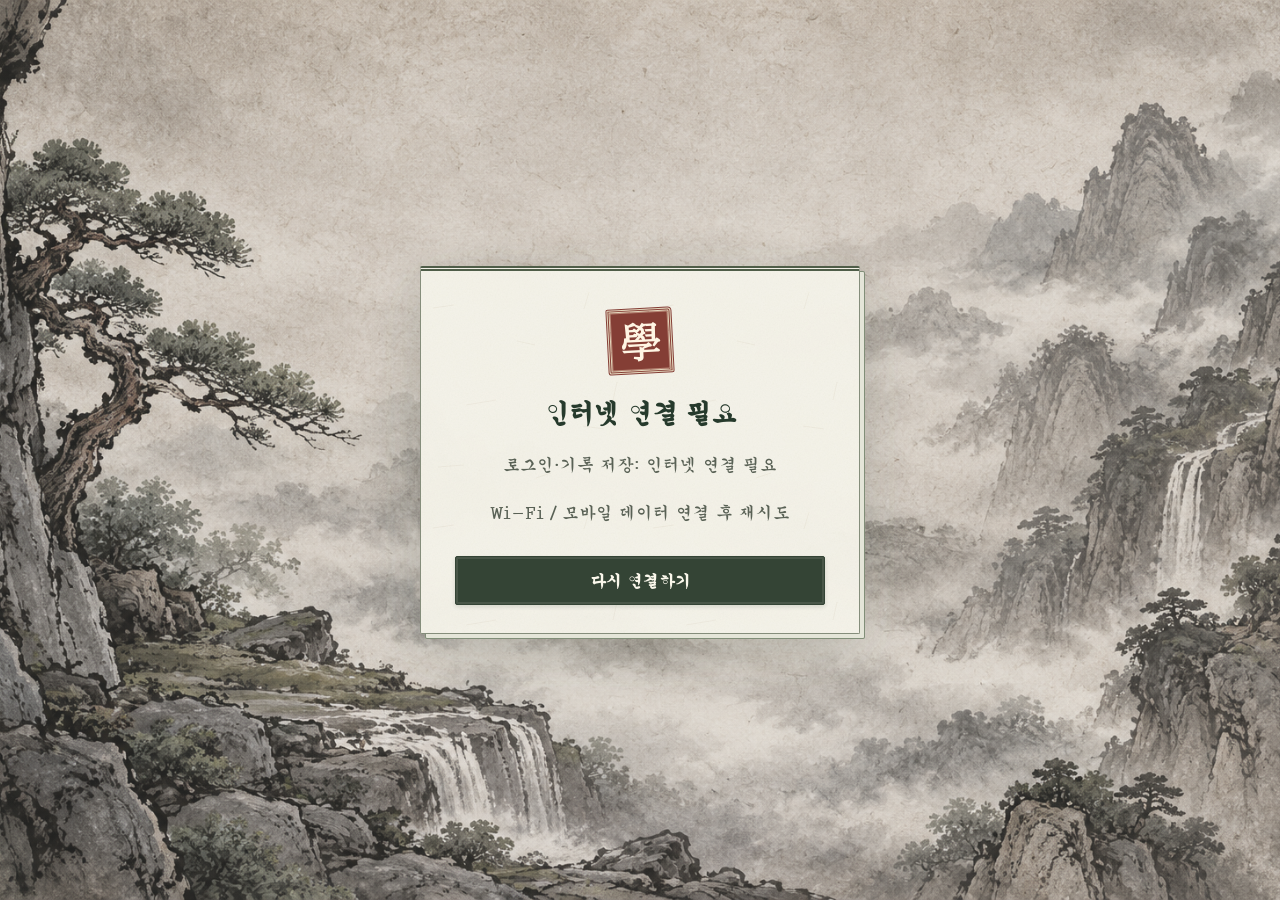
<file: offline.html>
<!doctype html>
<html lang="ko"><head><meta charset="utf-8"><meta name="viewport" content="width=device-width, initial-scale=1"><meta name="theme-color" content="#2e3730"><title>인터넷 연결 확인 · 한자 티어</title><link rel="stylesheet" href="css/hanja.css?v=home-1">
  <link rel="stylesheet" href="css/ink-theme.css?v=ink-1"></head><body><div class="center"><main class="auth-card"><span class="brand-mark large" aria-hidden="true">學</span><h1 style="font-size:1.65rem;letter-spacing:-.03em">인터넷 연결 필요</h1><p class="note">로그인·기록 저장: 인터넷 연결 필요</p><p class="note">Wi-Fi / 모바일 데이터 연결 후 재시도</p><button class="btn primary" id="retry">다시 연결하기</button></main></div><script>document.getElementById('retry').onclick=()=>location.reload();</script></body></html>
</file>
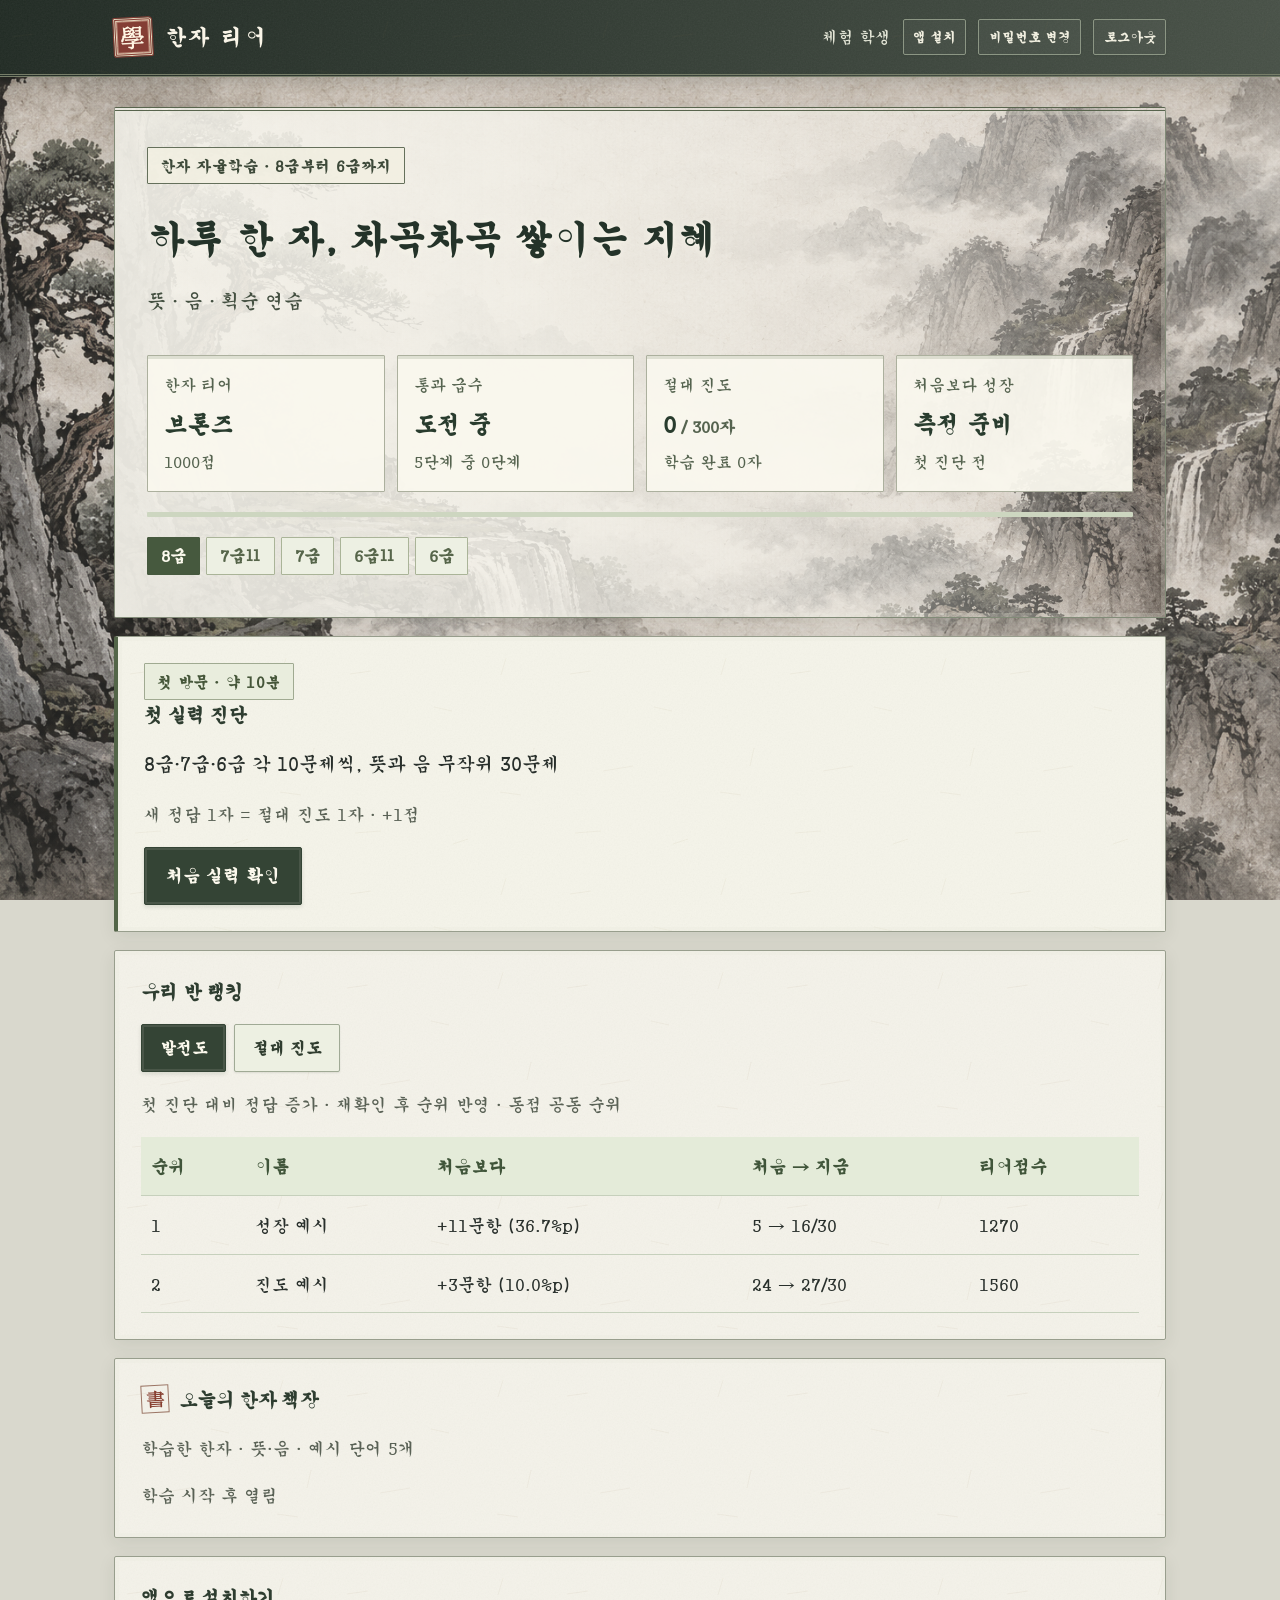
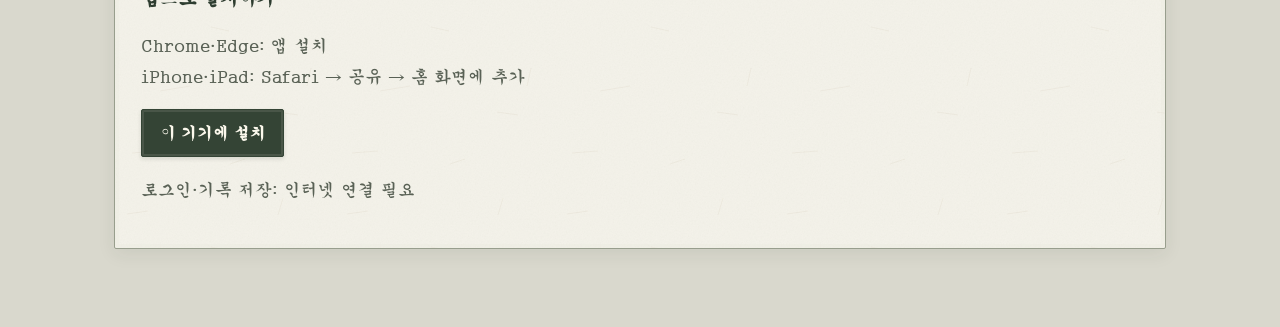
<file: preview.html>
<!doctype html>
<html lang="ko">
<head>
  <meta charset="utf-8">
  <meta name="viewport" content="width=device-width, initial-scale=1, viewport-fit=cover">
  <meta name="theme-color" content="#2e3730">
  <meta name="apple-mobile-web-app-capable" content="yes">
  <meta name="mobile-web-app-capable" content="yes">
  <meta name="apple-mobile-web-app-title" content="한자 티어">
  <meta name="description" content="한자 8급부터 6급까지. 뜻·음·따라쓰기로 매일 배우는 한자 티어.">
  <link rel="manifest" href="preview.webmanifest">
  <link rel="apple-touch-icon" href="icons/apple-touch-icon.png">
  <link rel="icon" type="image/png" href="icons/icon-192.png">
  <link rel="stylesheet" href="css/hanja.css?v=credit-1">
  <link rel="stylesheet" href="css/ink-theme.css?v=ink-1">
  <title>한자 티어</title>
</head>
<body>
  <header id="app-header" class="topbar hidden">
    <button type="button" class="brand" data-home aria-label="한자 티어 메인화면" aria-haspopup="dialog"><span class="brand-mark" aria-hidden="true">學</span> 한자 티어</button>
    <span id="account-name" class="top-me"></span>
    <button class="btn ghost sm" data-install>앱 설치</button>
    <button class="btn ghost sm" data-password>비밀번호 변경</button>
    <button class="btn ghost sm" data-logout>로그아웃</button>
  </header>
  <section id="scr-loading" class="screen center"><span class="brand-mark large">學</span><p id="loading-msg" class="muted" role="status">학습 준비 중…</p></section>
  <section id="scr-login" class="screen center hidden">
    <div class="auth-card"><span class="brand-mark large" aria-hidden="true">學</span><h1>한자 티어</h1><p class="muted">뜻 · 음 · 획순 연습</p><div class="login-chars" aria-hidden="true">學 文 字</div><p class="note">한자 8급 → 6급 · 하루 최대 10자 · 5자씩 학습</p>
      <p id="login-notice" class="note" role="status"></p><form id="login-form"><label>아이디<input id="login-id" autocomplete="username" autocapitalize="none" spellcheck="false" required></label><label>비밀번호<input id="login-pw" type="password" autocomplete="current-password" required></label><button class="btn primary lg" type="submit">한자 학습 입장</button><p id="login-err" class="err" role="alert"></p></form>
      <button class="btn ghost" data-install>이 기기에 앱 설치</button><p class="note">선생님이 발급한 계정으로 로그인</p><p class="demo-note hidden" id="demo-note">체험 모드 · 현재 브라우저에만 저장</p>
    </div>
  </section>
  <section id="scr-first-password" class="screen center hidden">
    <div class="auth-card"><span class="brand-mark large" aria-hidden="true">學</span><h1>나만의 비밀번호</h1>
      <p id="first-password-account" class="muted"></p><p>첫 로그인입니다.<br>새 비밀번호를 정해 주세요.</p>
      <p class="note">6자 이상 · 123456 사용 불가<br>변경 후 다시 로그인하면 학습 시작</p>
      <form id="first-password-form"><label>새 비밀번호<input id="first-password-new" type="password" minlength="6" maxlength="100" autocomplete="new-password" required></label><label>새 비밀번호 확인<input id="first-password-again" type="password" minlength="6" maxlength="100" autocomplete="new-password" required></label><p id="first-password-err" class="err" role="alert"></p><button class="btn primary lg" type="submit">비밀번호 변경 후 다시 로그인</button></form>
      <button class="btn ghost" data-logout>로그아웃</button>
    </div>
  </section>
  <section id="scr-setup" class="screen center hidden"><div class="auth-card"><span class="brand-mark large">學</span><h1>한자 티어 처음 설정</h1><p class="note">관리자 아이디: master</p><form id="setup-form"><label>반 이름<input id="setup-class" maxlength="50" required></label><label>관리자 비밀번호<input id="setup-pw" type="password" minlength="6" autocomplete="new-password" required></label><button class="btn primary" type="submit">시작하기</button><p id="setup-err" class="err" role="alert"></p></form></div></section>
  <section id="scr-student" class="screen hidden"><main id="st-main" class="page" aria-label="한자 학습"></main></section>
  <section id="scr-teacher" class="screen hidden"><nav id="tc-tabs" class="admin-tabs" aria-label="한자 관리 메뉴"></nav><main id="tc-main" class="page" aria-label="한자 학습 관리"></main></section>
  <div id="modal-root"></div><div id="toast-root" role="status" aria-live="polite"></div>
  <script src="js/preview-seed.js"></script>
  <script src="js/hanja.js"></script>
  <script src="js/hanja-engine.js?v=credit-1"></script>
  <script src="js/backend.js?v=credit-1"></script>
  <script src="js/student-accounts.js?v=credit-1"></script>
  <script src="js/hanja-app.js?v=credit-1"></script>
  <script src="js/hanja-strokes.js?v=batch-1"></script>
  <script src="js/stroke-practice.js?v=copy-1"></script>
  <script src="js/hanja-learning.js?v=credit-1"></script>
  <script src="js/hanja-admin.js?v=credit-1"></script>
</body>
</html>
</file>
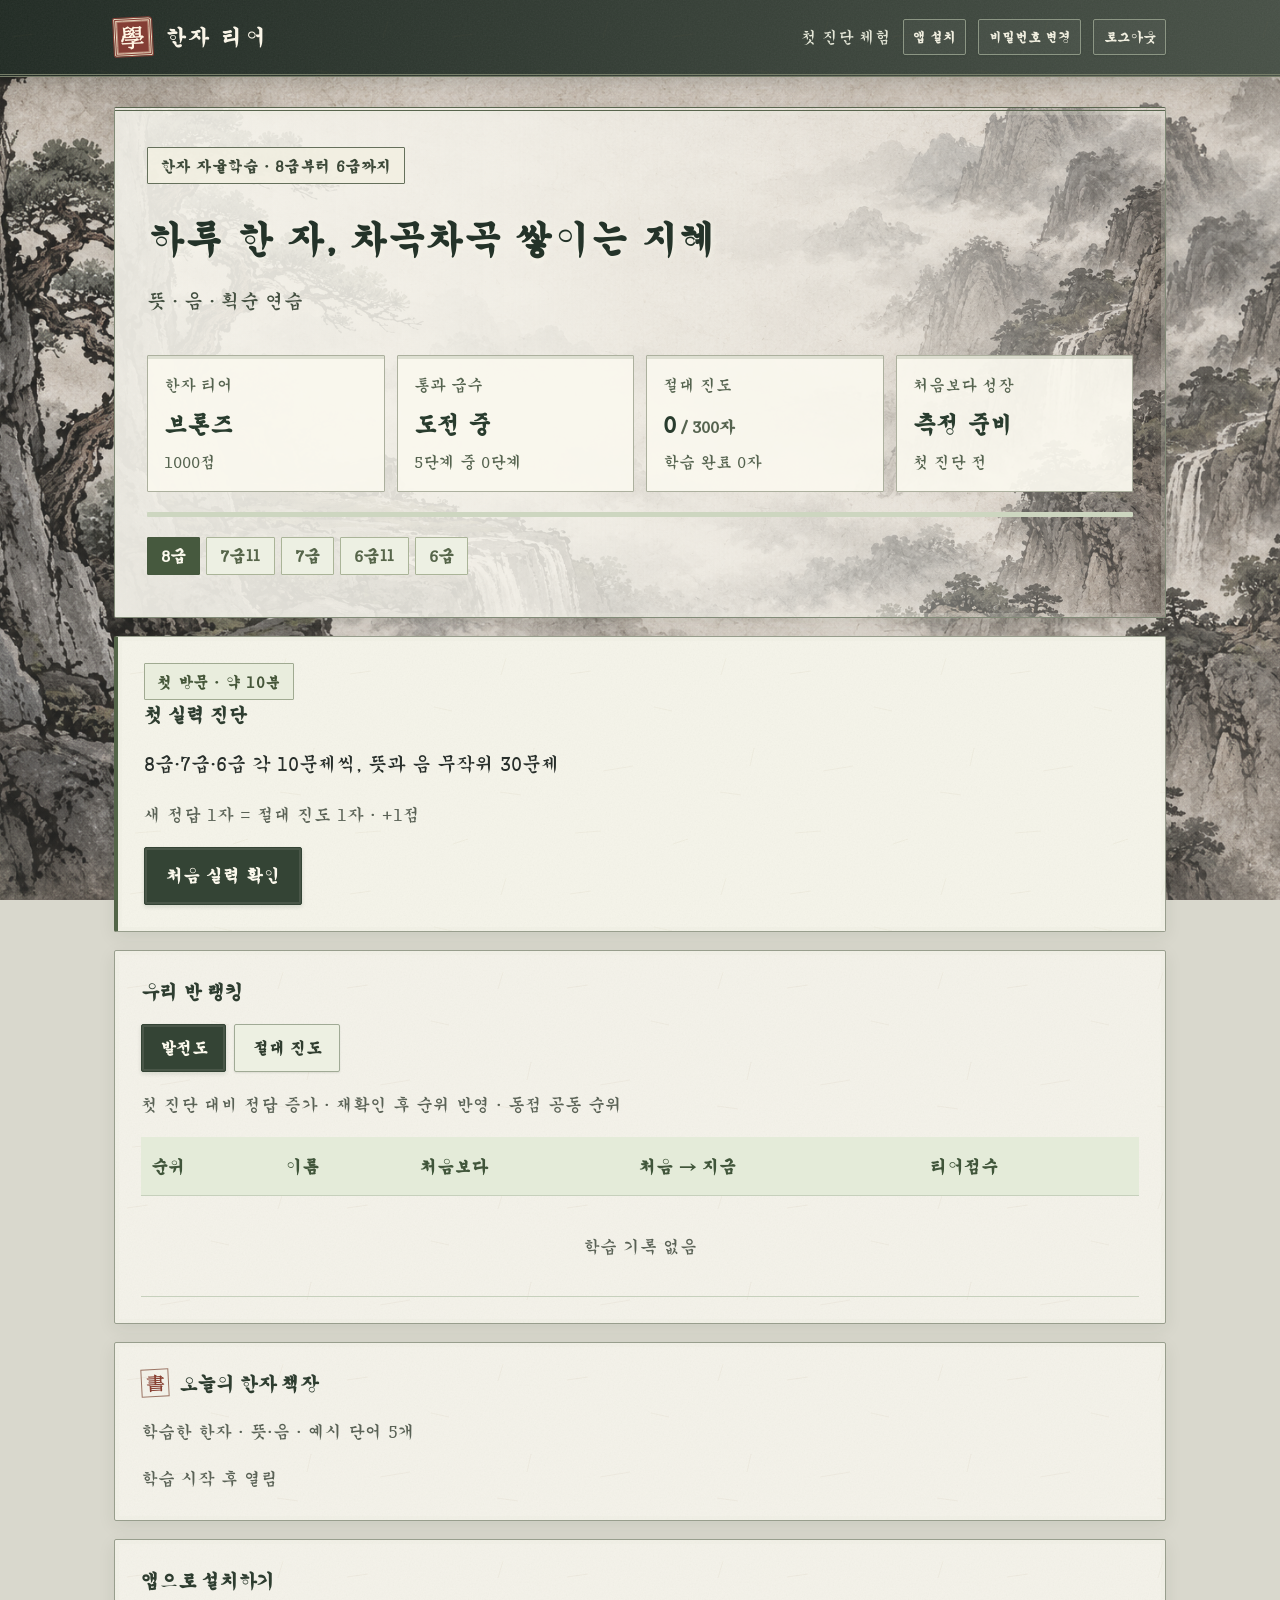
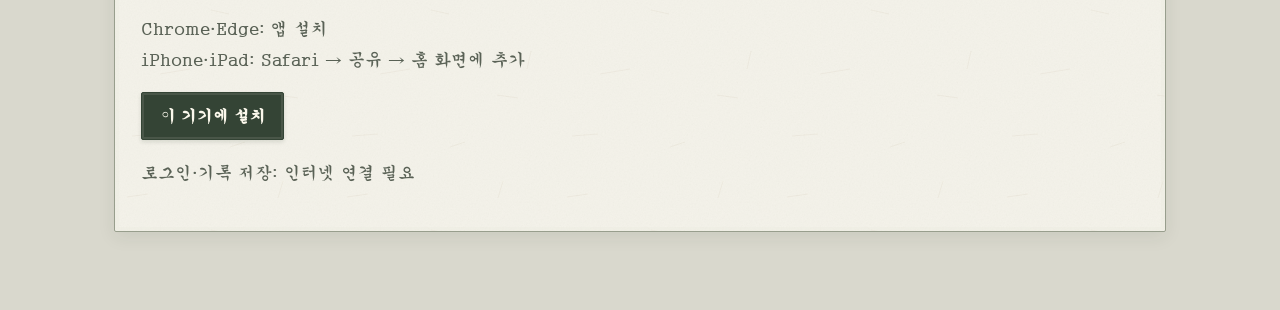
<file: tests/assessment-preview.html>
<!doctype html>
<html lang="ko">
<head>
  <meta charset="utf-8"><base href="../">
  <meta name="viewport" content="width=device-width, initial-scale=1, viewport-fit=cover">
  <meta name="theme-color" content="#2e3730">
  <meta name="apple-mobile-web-app-capable" content="yes">
  <meta name="mobile-web-app-capable" content="yes">
  <meta name="apple-mobile-web-app-title" content="한자 티어">
  <meta name="description" content="한자 8급부터 6급까지. 뜻·음·따라쓰기로 매일 배우는 한자 티어.">
  <link rel="manifest" href="preview.webmanifest">
  <link rel="apple-touch-icon" href="icons/apple-touch-icon.png">
  <link rel="icon" type="image/png" href="icons/icon-192.png">
  <link rel="stylesheet" href="css/hanja.css?v=credit-1">
  <link rel="stylesheet" href="css/ink-theme.css?v=ink-1">
  <title>한자 티어</title>
</head>
<body>
  <header id="app-header" class="topbar hidden">
    <button type="button" class="brand" data-home aria-label="한자 티어 메인화면" aria-haspopup="dialog"><span class="brand-mark" aria-hidden="true">學</span> 한자 티어</button>
    <span id="account-name" class="top-me"></span>
    <button class="btn ghost sm" data-install>앱 설치</button>
    <button class="btn ghost sm" data-password>비밀번호 변경</button>
    <button class="btn ghost sm" data-logout>로그아웃</button>
  </header>
  <section id="scr-loading" class="screen center"><span class="brand-mark large">學</span><p id="loading-msg" class="muted" role="status">학습 준비 중…</p></section>
  <section id="scr-login" class="screen center hidden">
    <div class="auth-card"><span class="brand-mark large" aria-hidden="true">學</span><h1>한자 티어</h1><p class="muted">뜻 · 음 · 획순 연습</p><div class="login-chars" aria-hidden="true">學 文 字</div><p class="note">한자 8급 → 6급 · 하루 최대 10자 · 5자씩 학습</p>
      <p id="login-notice" class="note" role="status"></p><form id="login-form"><label>아이디<input id="login-id" autocomplete="username" autocapitalize="none" spellcheck="false" required></label><label>비밀번호<input id="login-pw" type="password" autocomplete="current-password" required></label><button class="btn primary lg" type="submit">한자 학습 입장</button><p id="login-err" class="err" role="alert"></p></form>
      <button class="btn ghost" data-install>이 기기에 앱 설치</button><p class="note">선생님이 발급한 계정으로 로그인</p><p class="demo-note hidden" id="demo-note">체험 모드 · 현재 브라우저에만 저장</p>
    </div>
  </section>
  <section id="scr-first-password" class="screen center hidden">
    <div class="auth-card"><span class="brand-mark large" aria-hidden="true">學</span><h1>나만의 비밀번호</h1>
      <p id="first-password-account" class="muted"></p><p>첫 로그인입니다.<br>새 비밀번호를 정해 주세요.</p>
      <p class="note">6자 이상 · 123456 사용 불가<br>변경 후 다시 로그인하면 학습 시작</p>
      <form id="first-password-form"><label>새 비밀번호<input id="first-password-new" type="password" minlength="6" maxlength="100" autocomplete="new-password" required></label><label>새 비밀번호 확인<input id="first-password-again" type="password" minlength="6" maxlength="100" autocomplete="new-password" required></label><p id="first-password-err" class="err" role="alert"></p><button class="btn primary lg" type="submit">비밀번호 변경 후 다시 로그인</button></form>
      <button class="btn ghost" data-logout>로그아웃</button>
    </div>
  </section>
  <section id="scr-setup" class="screen center hidden"><div class="auth-card"><span class="brand-mark large">學</span><h1>한자 티어 처음 설정</h1><p class="note">관리자 아이디: master</p><form id="setup-form"><label>반 이름<input id="setup-class" maxlength="50" required></label><label>관리자 비밀번호<input id="setup-pw" type="password" minlength="6" autocomplete="new-password" required></label><button class="btn primary" type="submit">시작하기</button><p id="setup-err" class="err" role="alert"></p></form></div></section>
  <section id="scr-student" class="screen hidden"><main id="st-main" class="page" aria-label="한자 학습"></main></section>
  <section id="scr-teacher" class="screen hidden"><nav id="tc-tabs" class="admin-tabs" aria-label="한자 관리 메뉴"></nav><main id="tc-main" class="page" aria-label="한자 학습 관리"></main></section>
  <div id="modal-root"></div><div id="toast-root" role="status" aria-live="polite"></div>

  <script src="js/hanja.js"></script>
  <script src="js/hanja-engine.js?v=credit-1"></script>
  <script src="tests/assessment-seed.js"></script><script src="js/backend.js?v=credit-1"></script>
  <script src="js/student-accounts.js?v=credit-1"></script>
  <script src="js/hanja-app.js?v=credit-1"></script>
  <script src="js/hanja-strokes.js?v=batch-1"></script>
  <script src="js/stroke-practice.js?v=copy-1"></script>
  <script src="js/hanja-learning.js?v=credit-1"></script>
  <script src="js/hanja-admin.js?v=credit-1"></script>
</body>
</html>
</file>
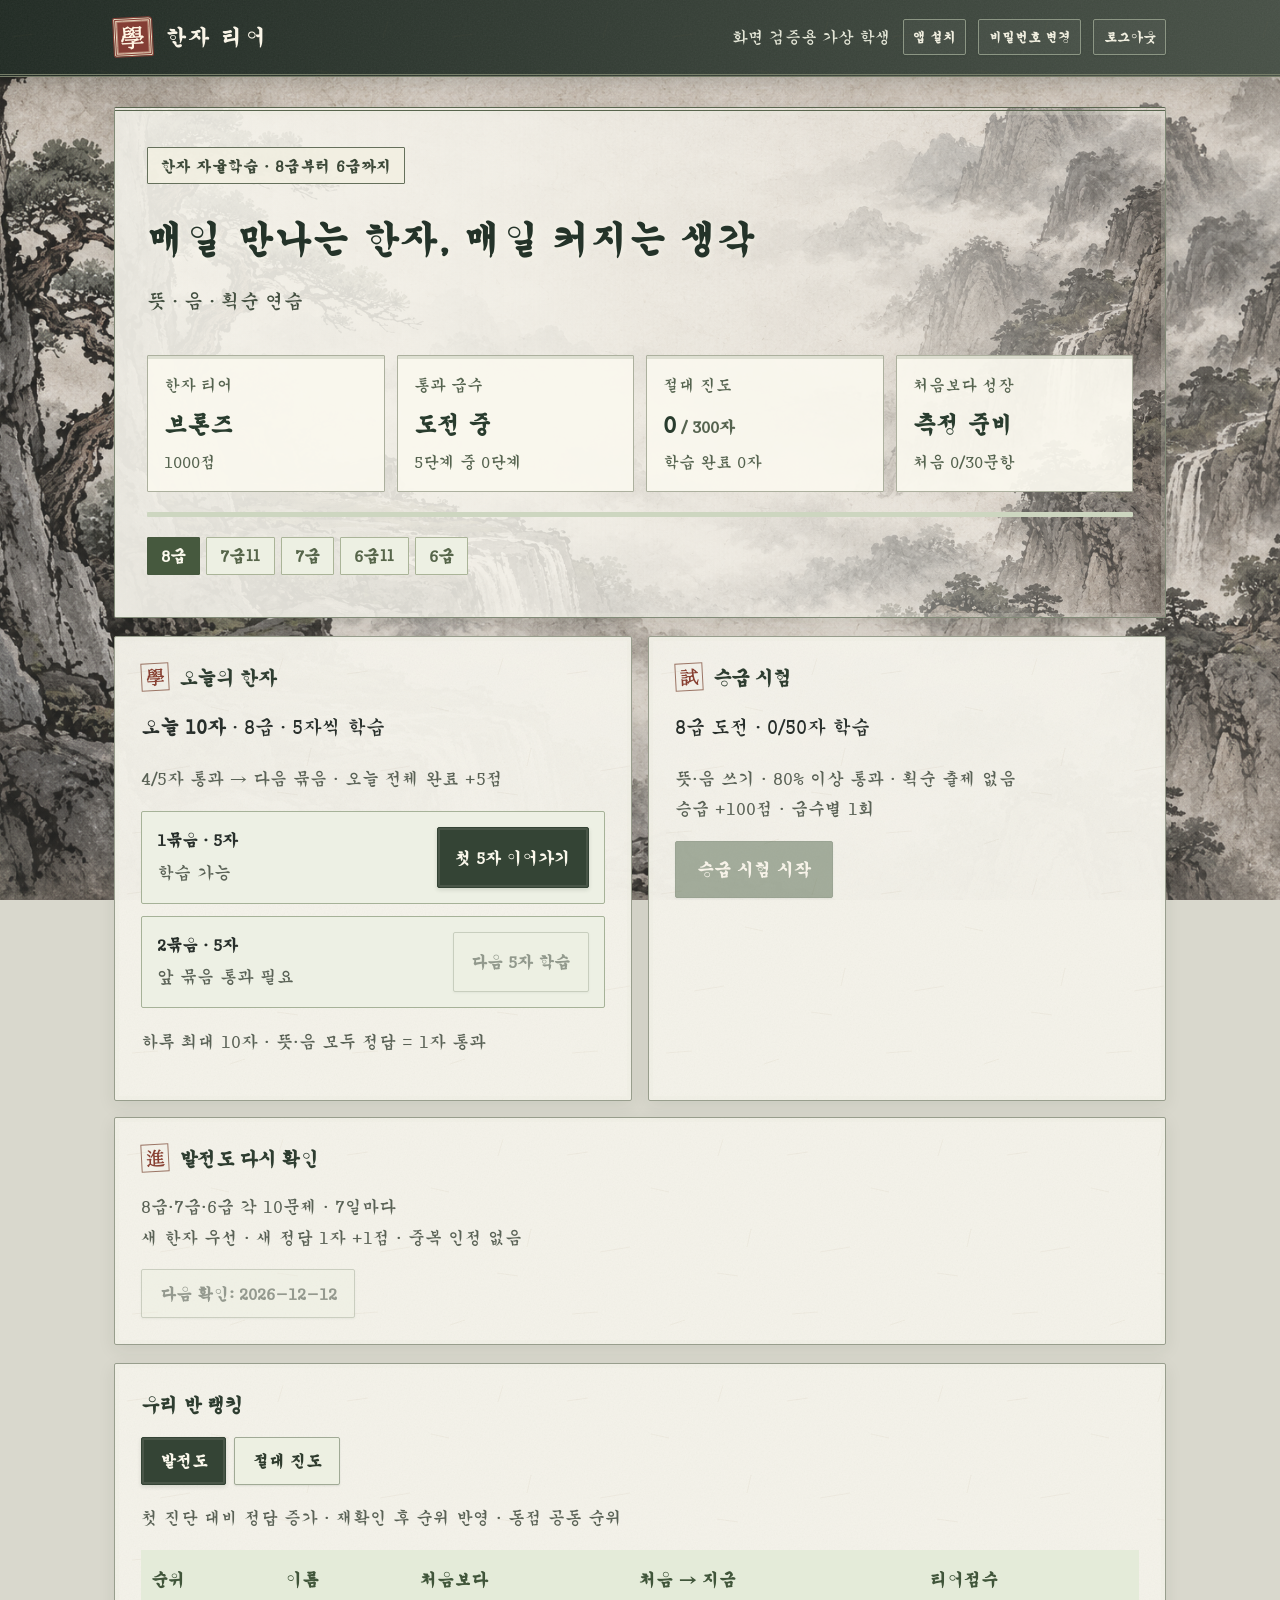
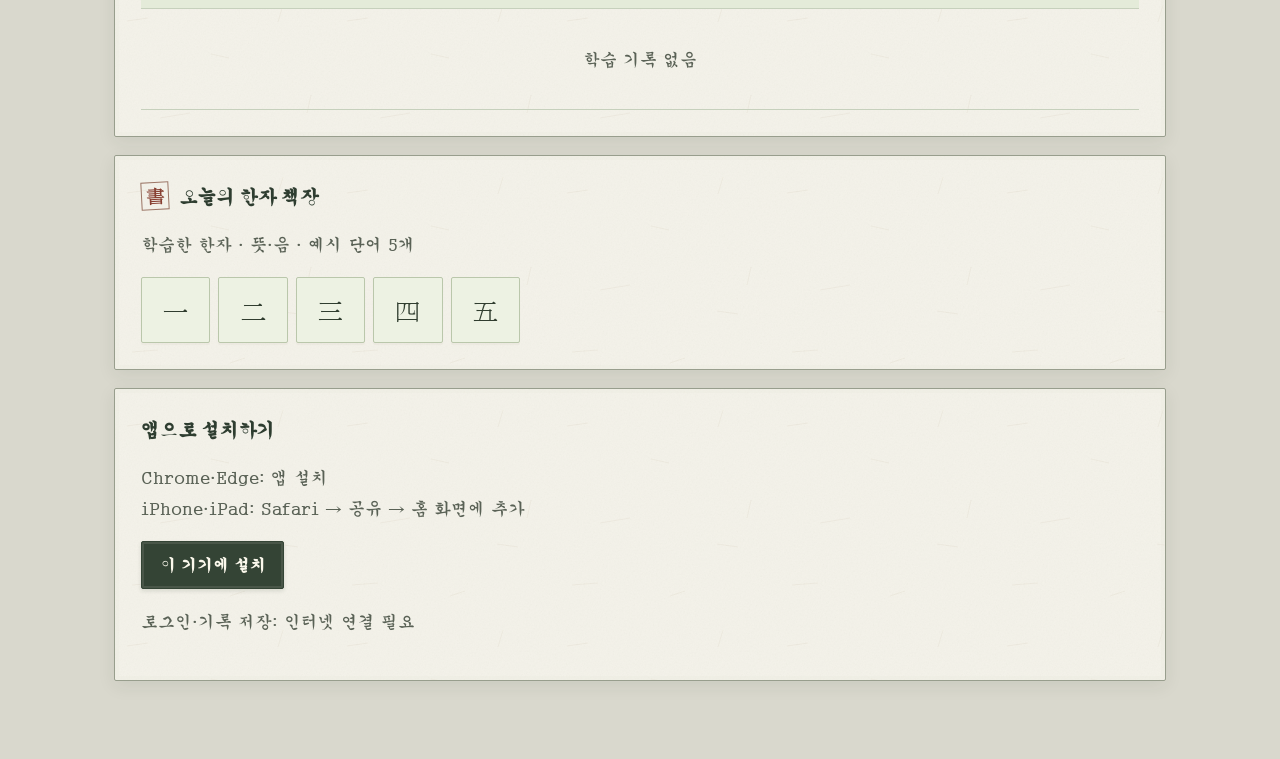
<file: tests/browser-preview.html>
<!doctype html>
<html lang="ko">
<head>
  <meta charset="utf-8"><base href="../">
  <meta name="viewport" content="width=device-width, initial-scale=1, viewport-fit=cover">
  <meta name="theme-color" content="#2e3730">
  <meta name="apple-mobile-web-app-capable" content="yes">
  <meta name="mobile-web-app-capable" content="yes">
  <meta name="apple-mobile-web-app-title" content="한자 티어">
  <meta name="description" content="한자 8급부터 6급까지. 뜻·음·따라쓰기로 매일 배우는 한자 티어.">
  <link rel="manifest" href="preview.webmanifest">
  <link rel="apple-touch-icon" href="icons/apple-touch-icon.png">
  <link rel="icon" type="image/png" href="icons/icon-192.png">
  <link rel="stylesheet" href="css/hanja.css?v=credit-1">
  <link rel="stylesheet" href="css/ink-theme.css?v=ink-1">
  <title>한자 티어</title>
</head>
<body>
  <header id="app-header" class="topbar hidden">
    <button type="button" class="brand" data-home aria-label="한자 티어 메인화면" aria-haspopup="dialog"><span class="brand-mark" aria-hidden="true">學</span> 한자 티어</button>
    <span id="account-name" class="top-me"></span>
    <button class="btn ghost sm" data-install>앱 설치</button>
    <button class="btn ghost sm" data-password>비밀번호 변경</button>
    <button class="btn ghost sm" data-logout>로그아웃</button>
  </header>
  <section id="scr-loading" class="screen center"><span class="brand-mark large">學</span><p id="loading-msg" class="muted" role="status">학습 준비 중…</p></section>
  <section id="scr-login" class="screen center hidden">
    <div class="auth-card"><span class="brand-mark large" aria-hidden="true">學</span><h1>한자 티어</h1><p class="muted">뜻 · 음 · 획순 연습</p><div class="login-chars" aria-hidden="true">學 文 字</div><p class="note">한자 8급 → 6급 · 하루 최대 10자 · 5자씩 학습</p>
      <p id="login-notice" class="note" role="status"></p><form id="login-form"><label>아이디<input id="login-id" autocomplete="username" autocapitalize="none" spellcheck="false" required></label><label>비밀번호<input id="login-pw" type="password" autocomplete="current-password" required></label><button class="btn primary lg" type="submit">한자 학습 입장</button><p id="login-err" class="err" role="alert"></p></form>
      <button class="btn ghost" data-install>이 기기에 앱 설치</button><p class="note">선생님이 발급한 계정으로 로그인</p><p class="demo-note hidden" id="demo-note">체험 모드 · 현재 브라우저에만 저장</p>
    </div>
  </section>
  <section id="scr-first-password" class="screen center hidden">
    <div class="auth-card"><span class="brand-mark large" aria-hidden="true">學</span><h1>나만의 비밀번호</h1>
      <p id="first-password-account" class="muted"></p><p>첫 로그인입니다.<br>새 비밀번호를 정해 주세요.</p>
      <p class="note">6자 이상 · 123456 사용 불가<br>변경 후 다시 로그인하면 학습 시작</p>
      <form id="first-password-form"><label>새 비밀번호<input id="first-password-new" type="password" minlength="6" maxlength="100" autocomplete="new-password" required></label><label>새 비밀번호 확인<input id="first-password-again" type="password" minlength="6" maxlength="100" autocomplete="new-password" required></label><p id="first-password-err" class="err" role="alert"></p><button class="btn primary lg" type="submit">비밀번호 변경 후 다시 로그인</button></form>
      <button class="btn ghost" data-logout>로그아웃</button>
    </div>
  </section>
  <section id="scr-setup" class="screen center hidden"><div class="auth-card"><span class="brand-mark large">學</span><h1>한자 티어 처음 설정</h1><p class="note">관리자 아이디: master</p><form id="setup-form"><label>반 이름<input id="setup-class" maxlength="50" required></label><label>관리자 비밀번호<input id="setup-pw" type="password" minlength="6" autocomplete="new-password" required></label><button class="btn primary" type="submit">시작하기</button><p id="setup-err" class="err" role="alert"></p></form></div></section>
  <section id="scr-student" class="screen hidden"><main id="st-main" class="page" aria-label="한자 학습"></main></section>
  <section id="scr-teacher" class="screen hidden"><nav id="tc-tabs" class="admin-tabs" aria-label="한자 관리 메뉴"></nav><main id="tc-main" class="page" aria-label="한자 학습 관리"></main></section>
  <div id="modal-root"></div><div id="toast-root" role="status" aria-live="polite"></div>

  <script src="js/hanja.js"></script>
  <script src="js/hanja-engine.js?v=credit-1"></script>
  <script src="tests/browser-seed.js"></script><script src="js/backend.js?v=credit-1"></script>
  <script src="js/student-accounts.js?v=credit-1"></script>
  <script src="js/hanja-app.js?v=credit-1"></script>
  <script src="js/hanja-strokes.js?v=batch-1"></script>
  <script src="js/stroke-practice.js?v=copy-1"></script>
  <script src="js/hanja-learning.js?v=credit-1"></script>
  <script src="js/hanja-admin.js?v=credit-1"></script>
</body>
</html>
</file>
<file: css/hanja.css>
@font-face { font-family: "Hanja Gungsuh"; src: url("../fonts/Gungsuh-Regular.woff2") format("woff2"); font-style: normal; font-weight: 400; font-display: swap; }
/* 한지 서당: 따뜻한 종이, 먹빛 글씨, 인장과 쑥빛 강조색 */
:root {
  color-scheme: light;
  --bg: #efe5d2;
  --card: #faf5e9;
  --card2: #eee3ce;
  --line: #c9b995;
  --text: #332d25;
  --muted: #70624f;
  --accent: #8b493b;
  --accent2: #a65c45;
  --good: #415d49;
  --bad: #923d32;
  --c-gold: #845329;
  --serif: "Hanja Gungsuh", "Gungsuh", "궁서", serif;
  --paper-grain: url("data:image/svg+xml,%3Csvg xmlns='http://www.w3.org/2000/svg' width='220' height='220' viewBox='0 0 220 220'%3E%3Cfilter id='n'%3E%3CfeTurbulence type='fractalNoise' baseFrequency='.62' numOctaves='3' stitchTiles='stitch'/%3E%3CfeColorMatrix type='saturate' values='0'/%3E%3C/filter%3E%3Crect width='100%25' height='100%25' filter='url(%23n)' opacity='.065'/%3E%3Cg stroke='%23816b42' stroke-width='.5' opacity='.12'%3E%3Cpath d='M12 37l21-3m63 36l18 4m54-53l-5 17M45 134l30-5m87 26l21 3M17 196l26-2m72 13l15-5m66-91l-4 18'/%3E%3C/g%3E%3C/svg%3E");
}
* { box-sizing: border-box; }
html, body { margin: 0; min-height: 100%; color: var(--text); background: var(--bg); font-family: var(--serif); line-height: 1.6; }
body { background-image: var(--paper-grain), radial-gradient(ellipse at 20% 0, #fffaf0a6, transparent 65%), linear-gradient(110deg, #dacbb044, transparent 35%, #c6b18a22); }
::selection { background: #d9c4a3; color: #332d25; }
button, input, select { font: inherit; color: inherit; }
button { cursor: pointer; }
button:focus-visible, a:focus-visible, input:focus-visible, select:focus-visible { outline: 3px solid #526e5a; outline-offset: 3px; }
.hidden { display: none !important; }
.muted, .note { color: var(--muted); }
.note { font-size: calc(.9rem + 2pt); line-height: 1.8; }
.err { color: var(--bad); min-height: 1.2em; }
.screen { min-height: 80vh; }
.center { min-height: 100vh; display: flex; flex-direction: column; align-items: center; justify-content: center; padding: 24px; }

/* 인장색 버튼과 종이 위의 입력란 */
.btn { display: inline-flex; align-items: center; justify-content: center; gap: .4em; border: 1px solid #b8a580; background: #f4ecd9; border-radius: 5px; padding: .65em 1.1em; font-weight: 700; color: var(--text); box-shadow: 0 1px 1px #64522e0d; transition: background .15s, border-color .15s; }
.btn:hover { border-color: #8a7554; background: #e8dac0; }
.btn:disabled { opacity: .48; cursor: not-allowed; }
.btn.primary { background: var(--accent); color: #fff8ec; border-color: #7b3c30; box-shadow: inset 0 0 0 2px #fff5df16, 0 2px 3px #70443112; }
.btn.primary:hover { background: #743a2f; }
.btn.good { background: var(--good); color: #fff8ec; border-color: #344c3a; }
.btn.good:hover { background: #334b39; }
.btn.ghost { background: transparent; }
.btn.ghost:hover { background: #e9dcc5; }
.btn.lg { padding: .85em 1.25em; font-size: 1.05rem; }
.btn.sm { font-size: .84rem; padding: .5em .7em; }
input, select { width: 100%; border: 1px solid #b6a37e; border-radius: 4px; background: #fffaf0; padding: .75em; margin-top: 6px; accent-color: var(--accent); }
input::placeholder { color: #81715b; }
label { display: block; margin: 15px 0; color: var(--muted); font-size: calc(.92rem + 2pt); }
h1, h2, h3 { font-family: var(--serif); line-height: 1.5; font-weight: 700; letter-spacing: -.035em; word-break: keep-all; }
h2 { margin-top: 0; }
h3 { margin-top: 0; font-size: 1.18rem; }
p { font-size: calc(1rem + 2pt); line-height: 1.8; overflow-wrap: anywhere; }
.panel { border: 1px solid var(--line); background-color: var(--card); background-image: var(--paper-grain); border-radius: 6px; padding: 26px; margin-bottom: 18px; box-shadow: 0 3px 10px #69543508, inset 0 0 24px #bd9f6608; }
.page { max-width: 1100px; padding: 28px 24px 60px; margin: auto; }
.grid2 { display: grid; grid-template-columns: 1fr 1fr; gap: 16px; }
.grid2 .panel { margin-bottom: 0; }

/* 낙관 모양의 표식과 서책 같은 표지 */
.brand-mark { display: inline-flex; align-items: center; justify-content: center; width: 38px; height: 38px; border: 3px double #fff2dc; outline: 1px solid #934a3d; border-radius: 3px; background: #934a3d; color: #fff5e3; font-family: var(--serif); font-size: 25px; font-weight: bold; transform: rotate(-3deg); }
.brand-mark.large { width: 64px; height: 64px; font-size: 42px; margin-bottom: 14px; }
.brand { display: flex; align-items: center; gap: 13px; font-family: var(--serif); font-size: 1.3rem; font-weight: 800; white-space: nowrap; letter-spacing: .035em; }
.brand[data-home] { padding: 0; border: 0; background: transparent; color: inherit; text-align: left; }
.brand[data-home]:hover { opacity: .85; }
.topbar { display: flex; align-items: center; gap: 12px; padding: 18px max(22px,calc((100vw - 1052px)/2)); background-color: #f7efde; background-image: var(--paper-grain); border-bottom: 3px double #bcaa87; flex-wrap: wrap; }
.top-me { margin-left: auto; color: #63543e; }
.admin-tabs { display: flex; gap: 8px; flex-wrap: wrap; max-width: 1100px; margin: 24px auto 0; padding: 0 24px; }
.admin-tabs .btn { border-radius: 4px; }
.auth-card { position: relative; width: min(430px,100%); border: 1px solid #b6a17a; border-top: 4px double #b6a17a; background-color: var(--card); background-image: var(--paper-grain); border-radius: 4px; padding: 36px 32px; text-align: center; box-shadow: 5px 5px 0 -1px #f7eedc, 5px 5px 0 0 #cdbb99, 0 15px 40px #67512b15; }
.auth-card h1 { margin: 5px 0; font-size: 2rem; letter-spacing: .12em; }
.auth-card form { text-align: left; }
.auth-card .btn { width: 100%; margin-top: 12px; }
.login-chars { font-family: var(--serif); letter-spacing: 16px; font-size: 36px; color: #796542; margin: 22px 0 0; padding-left: 16px; }
.demo-note { background: #eee0ba; padding: 12px; border-radius: 4px; color: #625025; }
.a-head { display: flex; align-items: center; gap: 12px; flex-wrap: wrap; }
.a-head h2 { margin: 0; }
.sp { flex: 1; }
.month-pill { display: inline-block; border: 1px solid #b7a78b; background: #eee3cf; border-radius: 3px; color: #6f5034; padding: 5px 12px; font-size: calc(.8rem + 2pt); font-weight: 700; letter-spacing: .03em; }
.foot { display: flex; justify-content: flex-end; align-items: center; gap: 12px; margin-top: 24px; flex-wrap: wrap; }
.tbl { width: 100%; border-collapse: collapse; font-size: calc(.92rem + 2pt); }
.tbl th { text-align: left; color: #695739; font-weight: 700; white-space: nowrap; background: #ede2cc80; }
.tbl th, .tbl td { padding: 15px 10px; border-bottom: 1px solid #d8c9ac; }
.tbl td { white-space: nowrap; }
.tbl tbody tr:hover { background: #e8dac233; }
.empty { text-align: center !important; color: var(--muted); padding: 36px !important; }
.modal-bg { position: fixed; inset: 0; background: #32271988; display: flex; align-items: center; justify-content: center; z-index: 80; padding: 20px; }
.modal { background-color: var(--card); background-image: var(--paper-grain); border: 3px double #bca982; border-radius: 5px; padding: 28px; width: min(480px,100%); max-height: 90vh; overflow-y: auto; box-shadow: 0 14px 60px #30230f30; }
.modal.wide { width: min(820px,100%); }
#toast-root { position: fixed; bottom: 24px; left: 50%; transform: translateX(-50%); z-index: 100; width: min(90vw,520px); }
.toast { padding: 14px 20px; background: #e3e8d8; color: #344b35; border: 1px solid #99ad8d; border-radius: 5px; margin-top: 8px; box-shadow: 0 4px 20px #493a1e22; }
.toast.bad { background: #f3e1d5; color: #81372b; border-color: #cda28a; }
#settings-form { max-width: 520px; }

/* 한자 학습: 먹빛 글씨와 옅은 습자 격자 */
.hj-steps { display: flex; gap: 6px; margin-bottom: 14px; flex-wrap: wrap; }
.hj-steps span { padding: .3em .8em; border: 1px solid #d3c3a3; border-radius: 3px; background: #eee4d0; color: #766449; font-size: calc(.85rem + 2pt); font-weight: 700; }
.hj-steps span.on { background: var(--accent); border-color: var(--accent); color: #fff8ec; }
.hj-steps span.done { background: #e1e6d8; border-color: #abb99b; color: var(--good); }
.hj-card { display: grid; grid-template-columns: 200px minmax(0,1fr); gap: 24px; align-items: center; background: #f3ead7; border: 1px solid var(--line); border-radius: 4px; padding: 20px; }
.hj-glyph { width: 200px; height: 200px; background-color: #fcf7eb; border: 1px solid #cbb998; border-radius: 2px; display: flex; align-items: center; justify-content: center; position: relative; overflow: hidden; background-image: linear-gradient(#b39b7040 1px,transparent 1px),linear-gradient(90deg,#b39b7040 1px,transparent 1px),var(--paper-grain); background-size: 100px 100px,100px 100px,220px 220px; background-position: -1px -1px; box-shadow: inset 0 0 20px #b8985d0d; }
.hj-glyph .static { font-family: var(--serif); font-size: 150px; color: #302a22; line-height: 1; }
.hj-info { min-width: 0; }
.hj-info .hun { font-family: var(--serif); font-size: 2em; font-weight: 700; letter-spacing: -.03em; margin-top: 8px; }
.hj-q { text-align: center; }
.hj-q .prompt { font-size: calc(1.1rem + 2pt); color: var(--muted); margin-bottom: 8px; }
.hj-q .prompt-choice { font-size: calc(1.1rem + 6pt); }
.hj-q .big { font-family: var(--serif); font-size: 5em; font-weight: 700; line-height: 1.3; margin: 12px 0 24px; color: #302a22; }
.hj-opts { display: grid; grid-template-columns: repeat(2,minmax(0,1fr)); gap: 12px; max-width: 560px; margin: 0 auto; }
.hj-opts button { border: 1px solid #bbaa87; background: #f6eddb; border-radius: 4px; padding: 18px 10px; font-size: 1.25em; font-weight: 700; color: var(--text); box-shadow: 0 2px 0 #dacbab; }
.hj-opts button:hover { border-color: #8b493b; background: #eadcc2; }
.hj-opts button.ok { border-color: var(--good); background: #e1e6d8; }
.hj-opts button.no { border-color: var(--bad); background: #f1ddd2; }
.hj-progress { height: 6px; border-radius: 1px; background: #e0d3b8; overflow: hidden; margin: 14px 0 20px; }
.hj-progress > i { display: block; height: 100%; background: #697b59; }
.hj-chars:has(> .note) { display: block; }
.hj-chars { display: grid; grid-template-columns: repeat(auto-fill,minmax(64px,1fr)); gap: 8px; }
.hj-chars div { background: #f0e6d1; border: 1px solid #d3c3a3; border-radius: 3px; padding: 8px 4px; text-align: center; }
.hj-chars div b { display: block; font-family: var(--serif); font-size: 1.6em; }
.hj-chars div span { font-size: calc(.72rem + 2pt); color: var(--muted); }
.hj-chars button { background: #f7efdf; border-color: #cbb995; box-shadow: 0 2px 1px #78633f0b; }
.hj-chars button:hover { background: #e8dbc1; border-color: #8f7952; }
.hj-chars button b { font-family: var(--serif); font-size: 1.7em; font-weight: 500; }
.hj-words { display: flex; flex-direction: column; gap: 6px; margin-top: 16px; }
.hj-words > div { display: grid; grid-template-columns: auto auto 1fr; gap: 10px; align-items: baseline; background: #fbf5e9; border: 1px solid #d6c7a9; border-radius: 3px; padding: 9px 12px; }
.hj-words b { font-family: var(--serif); font-size: 1.35em; font-weight: 700; letter-spacing: .02em; }
.hj-words b em { font-style: normal; color: #984332; }
.hj-words .rd { font-weight: 700; }
.hj-words .mn { color: var(--muted); font-size: calc(.92rem + 2pt); word-break: keep-all; }
.hj-banner { position: relative; border-top: 4px double #ab9771; background-color: #f4ecd9; background-image: var(--paper-grain),radial-gradient(ellipse at top right,#dac79633,transparent 60%); }
.hj-banner h2 { font-size: clamp(1.6rem,4vw,2.3rem); margin: 20px 0 10px; }
.hj-banner > p { color: #706049; }
.hj-stats { display: grid; grid-template-columns: repeat(4,1fr); gap: 12px; margin: 28px 0 20px; }
.hj-stats > div { display: flex; flex-direction: column; gap: 7px; padding: 16px; background: #fff9ed88; border: 1px solid #c9b995; border-radius: 4px; box-shadow: inset 0 2px 0 #fdf9f0; }
.hj-stats small, .hj-stats span { color: #75634b; font-size: calc(.85rem + 2pt); }
.hj-stats strong { font-size: 1.45rem; color: #423522; font-family: var(--serif); }
.hj-focus, .hj-rank { margin-top: 16px; }
.hj-focus { border-left: 4px solid #8b493b; background-color: #f8efdf; }
.hj-track-tabs { display: flex; gap: 8px; flex-wrap: wrap; }
.hj-table-wrap { overflow-x: auto; }
.hj-me { background: #e3e7d8; }
.hj-trace .static { color: #c5b99e; pointer-events: none; }
.hj-trace canvas { position: absolute; inset: 0; width: 200px; height: 200px; touch-action: none; }
.hj-result { text-align: center; }
.hj-result .foot { justify-content: center; }
#hj-answer-form { max-width: 360px; margin: 20px auto; display: grid; gap: 12px; }

@media(max-width:680px) {
  .page { padding: 20px 14px 40px; } .panel { padding: 20px 16px; }
  .grid2 { grid-template-columns: 1fr; } .topbar { padding: 14px; gap: 8px; }
  .brand { font-size: 1.05rem; } .top-me { font-size: .85rem; }
  .topbar .btn { font-size: .75rem; } .admin-tabs { padding: 0 14px; gap: 5px; }
  .admin-tabs .btn { font-size: .85rem; padding: .65em .85em; }
  .modal { padding: 20px; } .auth-card { padding: 30px 22px; }
  .hj-stats { grid-template-columns: repeat(2,1fr); } .hj-stats > div { padding: 12px; }
  .hj-table-wrap table { min-width: 460px; }
}
@media(max-width:620px) {
  .hj-card { grid-template-columns: minmax(0,1fr); justify-items: center; text-align: center; padding: 16px; }
  .hj-info { width: 100%; } .hj-words > div { grid-template-columns: auto 1fr; text-align: left; }
  .hj-words .mn { grid-column: 1 / -1; }
}
@media(prefers-reduced-motion:reduce) { .btn { transition: none; } }

/* 5자 묶음과 두 번의 획순 연습 */
.hj-batches { display: grid; gap: 12px; margin: 18px 0; }
.hj-batch { display: grid; grid-template-columns: 1fr auto; gap: 4px 12px; padding: 15px; background: #fcf7eb; border: 1px solid var(--line); border-radius: 4px; }
.hj-batch .note { grid-column: 1; }
.hj-batch .btn { grid-column: 2; grid-row: 1 / 3; }
.hj-writing-card { grid-template-columns: minmax(240px,340px) minmax(0,1fr); }
.hj-writing { width: 100%; text-align: center; }
.hj-stroke-board { width: 100%; max-width: 340px; aspect-ratio: 1; margin: auto; border: 2px solid #b9a783; background: #fffaf0; touch-action: none; user-select: none; }
.hj-stroke-board svg { display: block; width: 100%; height: 100%; touch-action: none; }
.stroke-grid { fill: none; stroke: #cbb998; stroke-width: 2; stroke-dasharray: 12 10; }
.stroke-outline { fill: #ded4c0; }
.stroke-done { fill: #332d25; }
.stroke-guide { fill: none; stroke: #a05a45; stroke-width: 9; stroke-dasharray: 18 12; stroke-linecap: round; }
.stroke-start { fill: #934a3d; stroke: #fff7e5; stroke-width: 5; }
.stroke-number { fill: #fff7e5; font: bold 42px sans-serif; text-anchor: middle; pointer-events: none; }
.stroke-ink { fill: none; stroke: #415d49; stroke-width: 24; stroke-linecap: round; stroke-linejoin: round; pointer-events: none; }
.hj-writing-actions { display: flex; justify-content: center; flex-wrap: wrap; gap: 8px; }
.hj-pair-fields { display: grid; grid-template-columns: 1fr 1fr; gap: 18px; max-width: 850px; margin: auto; }
.hj-pair-fields fieldset { min-width: 0; border: 1px solid var(--line); padding: 18px; border-radius: 4px; }
.hj-pair-fields legend { padding: 0 10px; font-size: 1.2rem; }
.hj-opts button[aria-pressed="true"] { background: #e0e7d8; border: 2px solid #415d49; box-shadow: inset 0 0 0 1px #415d49; }
@media(max-width:750px) { .hj-writing-card { grid-template-columns: minmax(0,1fr); } .hj-writing { max-width: 340px; margin: auto; } }
@media(max-width:520px) { .hj-pair-fields { grid-template-columns: 1fr; gap: 12px; } .hj-pair-fields fieldset { padding: 12px; } .hj-pair-fields .hj-opts button { padding: 12px 8px; } .hj-batch { grid-template-columns: 1fr; } .hj-batch .btn { grid-column: 1; grid-row: auto; margin-top: 8px; } }

/* Student spreadsheet registration and first sign-in. */
a.btn { display:inline-flex; align-items:center; justify-content:center; text-decoration:none; }
.student-import { display:flex; flex-wrap:wrap; gap:24px; justify-content:space-between; align-items:center; padding:24px; margin:20px 0; border:1px solid var(--line); background:rgba(226,233,219,.45); }
.student-import h3 { margin:0 0 12px; }
.student-import .note { margin:6px 0; }
.student-import-actions { display:flex; flex-wrap:wrap; gap:10px; }
.import-table { max-height:45vh; overflow:auto; }
.import-table th { position:sticky; top:0; background:var(--paper,#f5f2e8); }
.import-table .err { min-width:180px; }
#first-password-form .lg { width:100%; white-space:normal; }
#scr-first-password .auth-card { width:min(100%,490px); }
@media(max-width:520px) { .student-import { padding:18px; gap:16px; } .student-import-actions { width:100%; } .student-import-actions .btn { width:100%; } }

.btn.danger { color:#853f30; border-color:#ad8175; }
.btn.danger:hover { background:#f1e1d9; }
</file>
<file: css/ink-theme.css>
/* 수묵 산수: 짙은 먹과 옅은 안개, 손으로 그린 소나무와 산. */
:root {
  --bg: #d9d8cd;
  --card: #f5f3eb;
  --card2: #e6e6da;
  --line: #9c9f91;
  --text: #282f2b;
  --muted: #596155;
  --accent: #343e36;
  --accent2: #56634e;
  --good: #455b47;
  --bad: #913e35;
  --c-gold: #6b5837;
  --landscape: url("../assets/ink-landscape-v1.png");
}
html { background: var(--bg); }
body {
  background-color: var(--bg);
  background-image: linear-gradient(#e5e5dc26,#e5e5dc26),var(--landscape);
  background-size: cover;
  background-position: center;
  background-attachment: fixed;
}
::selection { background: #bdc7b5; color: #252d27; }
.topbar {
  background-color: #2e3730;
  background-image: var(--paper-grain),linear-gradient(100deg,#202a23,#475046);
  border-bottom: 3px double #777e69;
  color: #faf5e8;
  box-shadow: 0 4px 18px #18201b30;
}
.topbar .top-me { color: #e4e6d7; }
.topbar .btn { color: #f0eedf; background: #ffffff08; border-color: #8c9684; }
.topbar .btn:hover { background: #faf8ee1c; border-color: #e0e3d1; }
.brand { letter-spacing: .12em; }
.brand-mark { background: #843e35; outline-color: #843e35; border-color: #e5d7bd; border-radius: 1px 3px 1px 2px; box-shadow: inset 0 0 0 1px #b98877; }
.page { padding-top: 30px; }
.admin-tabs { gap: 10px; }
.admin-tabs .btn { background: #f4f2e9f2; box-shadow: 0 2px 7px #222c2420; }
.admin-tabs .btn.primary { background: var(--accent); }
.panel {
  background-color: #f5f3ebf7;
  border-color: #989e8d;
  border-radius: 2px;
  box-shadow: 0 5px 18px #26342914,inset 0 0 0 4px #e5e4d83d;
}
.panel h3 { display: flex; align-items: center; gap: 10px; color: #2e3d30; }
.hj-banner {
  overflow: hidden;
  border: 1px solid #818b77;
  border-top: 4px double #58644d;
  padding: 36px 32px 28px;
  background-color: #e9e9de;
  background-image: linear-gradient(90deg,#f5f3ebee 0%,#f5f3ebdb 38%,#f5f3eb94 70%,#f5f3eb18),var(--landscape);
  background-size: cover;
  background-position: center 66%;
}
.hj-banner h2 { color: #243329; text-shadow: 0 1px 6px #faf8ec; margin: 26px 0 12px; letter-spacing: .025em; }
.hj-banner > p { color: #434f40; }
.hj-banner .month-pill { border-color: #65705b; background: #f2f0e2d9; color: #3d4939; }
.hj-banner .hj-stats { margin-top: 38px; }
.hj-stats > div { background: #faf8eff0; border-color: #acb09e; box-shadow: inset 0 3px 0 #75826433; border-radius: 1px; }
.hj-stats small,.hj-stats span { color: #55634f; }
.hj-stats strong { color: #293c2e; }
.auth-card {
  width: min(440px,100%);
  padding: 38px 34px 28px;
  background-color: #f6f4eaf5;
  border: 1px solid #858d7b;
  border-top: 5px double #4f5d48;
  border-radius: 2px;
  box-shadow: 5px 5px 0 -1px #e4e5d8,5px 5px 0 0 #818e78,0 18px 60px #1b281e33;
}
.auth-card h1 { color: #263a2c; letter-spacing: .18em; }
.login-chars { color: #52624b; font-size: 34px; border-top: 1px solid #9eaa915c; padding-top: 18px; }
.auth-card form { margin-top: 20px; }
.btn { border-color: #a0aa95; border-radius: 2px; background: #edf0e2; color: #303d2f; box-shadow: 0 1px 2px #1f30221c; }
.btn:hover { background: #dce4d2; border-color: #697b60; }
.btn.primary { color: #fbf8ec; background: #344435; border-color: #344435; box-shadow: inset 0 0 0 2px #f8f6e91a,0 2px 4px #21331e22; }
.btn.primary:hover { background: #263929; border-color: #263929; }
.btn.good { background: #4f6449; border-color: #40563b; }
.btn.ghost:hover { background: #e2e9d8; }
button:focus-visible,a:focus-visible,input:focus-visible,select:focus-visible { outline-color: #72452f; }
input,select { background: #fcfbf2; border-color: #99a28c; border-radius: 2px; }
input::placeholder { color: #67725e; }
.month-pill { border-color: #a0aa91; background: #e9eddd; color: #455639; border-radius: 1px; }
.ink-label { display: inline-flex; align-items: center; justify-content: center; flex: 0 0 28px; height: 28px; border: 1px solid #9b7565; color: #873f31; font-size: 19px; transform: rotate(-3deg); }
.ink-result-mark { display: inline-flex; align-items: center; justify-content: center; width: 64px; height: 64px; margin: 12px; font-size: 42px; color: #8b4034; border: 4px double currentColor; transform: rotate(-5deg); }
.hj-focus { border-left: 4px solid #536548; background-color: #f5f4e9; }
.hj-steps span { background: #edf0e3; border-color: #aab498; color: #56654a; border-radius: 1px; }
.hj-steps span.on { background: #46593e; border-color: #46593e; color: #fbf9ed; }
.hj-steps span.done { background: #dce7d0; border-color: #a1b18c; color: #3d5534; }
.hj-progress { height: 5px; background: #cdd6c0; }
.hj-progress > i { background: #546b47; }
.hj-batch,.hj-card { background: #edf0e4; border-color: #a6b298; border-radius: 2px; }
.hj-words > div { background: #fafbf2; border-color: #c5cebb; border-radius: 1px; }
.hj-words b em { color: #8f4538; }
.hj-q .big,.hj-glyph .static { color: #27382b; }
.hj-opts button { background: #f3f5e9; border-color: #a4b193; color: #2d3c2a; box-shadow: 0 2px 0 #cbd5c0; border-radius: 2px; }
.hj-opts button:hover { background: #e1e9d7; border-color: #6b805c; }
.hj-opts button[aria-pressed="true"] { background: #d4e2c7; border-color: #425c34; box-shadow: inset 0 0 0 1px #425c34; }
.hj-chars div,.hj-chars button { background: #edf2e3; border-color: #bac7ab; }
.hj-chars button:hover { background: #dce7cf; border-color: #728763; }
.hj-glyph,.hj-stroke-board { background-color: #fafbf3; border-color: #a7b394; }
.stroke-grid { stroke: #bfcbb0; }
.stroke-outline { fill: #d8dfca; }
.stroke-done { fill: #29382b; }
.stroke-ink { stroke: #3f5b35; }
.tbl th { color: #40553a; background: #e4ebd9; }
.tbl th,.tbl td { border-bottom-color: #c6d0bc; }
.tbl tbody tr:hover,.hj-me { background: #dce9cf7a; }
.modal-bg { background: #17251cd6; }
.modal { background-color: #f5f5e9; border-color: #8b9b7a; border-radius: 2px; }
#scr-loading p { color: #243b29; padding: 8px 16px; background: #f4f3e8dd; border-radius: 2px; }
@media(max-width:680px) {
  body { background-position: 65% center; }
  .page { padding-top: 20px; }
  .hj-banner { padding: 26px 18px 20px; background-image: linear-gradient(90deg,#f5f3ebe6,#f5f3ebad),var(--landscape); background-position: 66% center; }
  .hj-banner h2 { font-size: 1.8rem; }
  .hj-banner .hj-stats { margin-top: 24px; }
  .auth-card { padding: 30px 22px 24px; }
  .admin-tabs { gap: 6px; }
  .brand { letter-spacing: .04em; }
}
</file>
